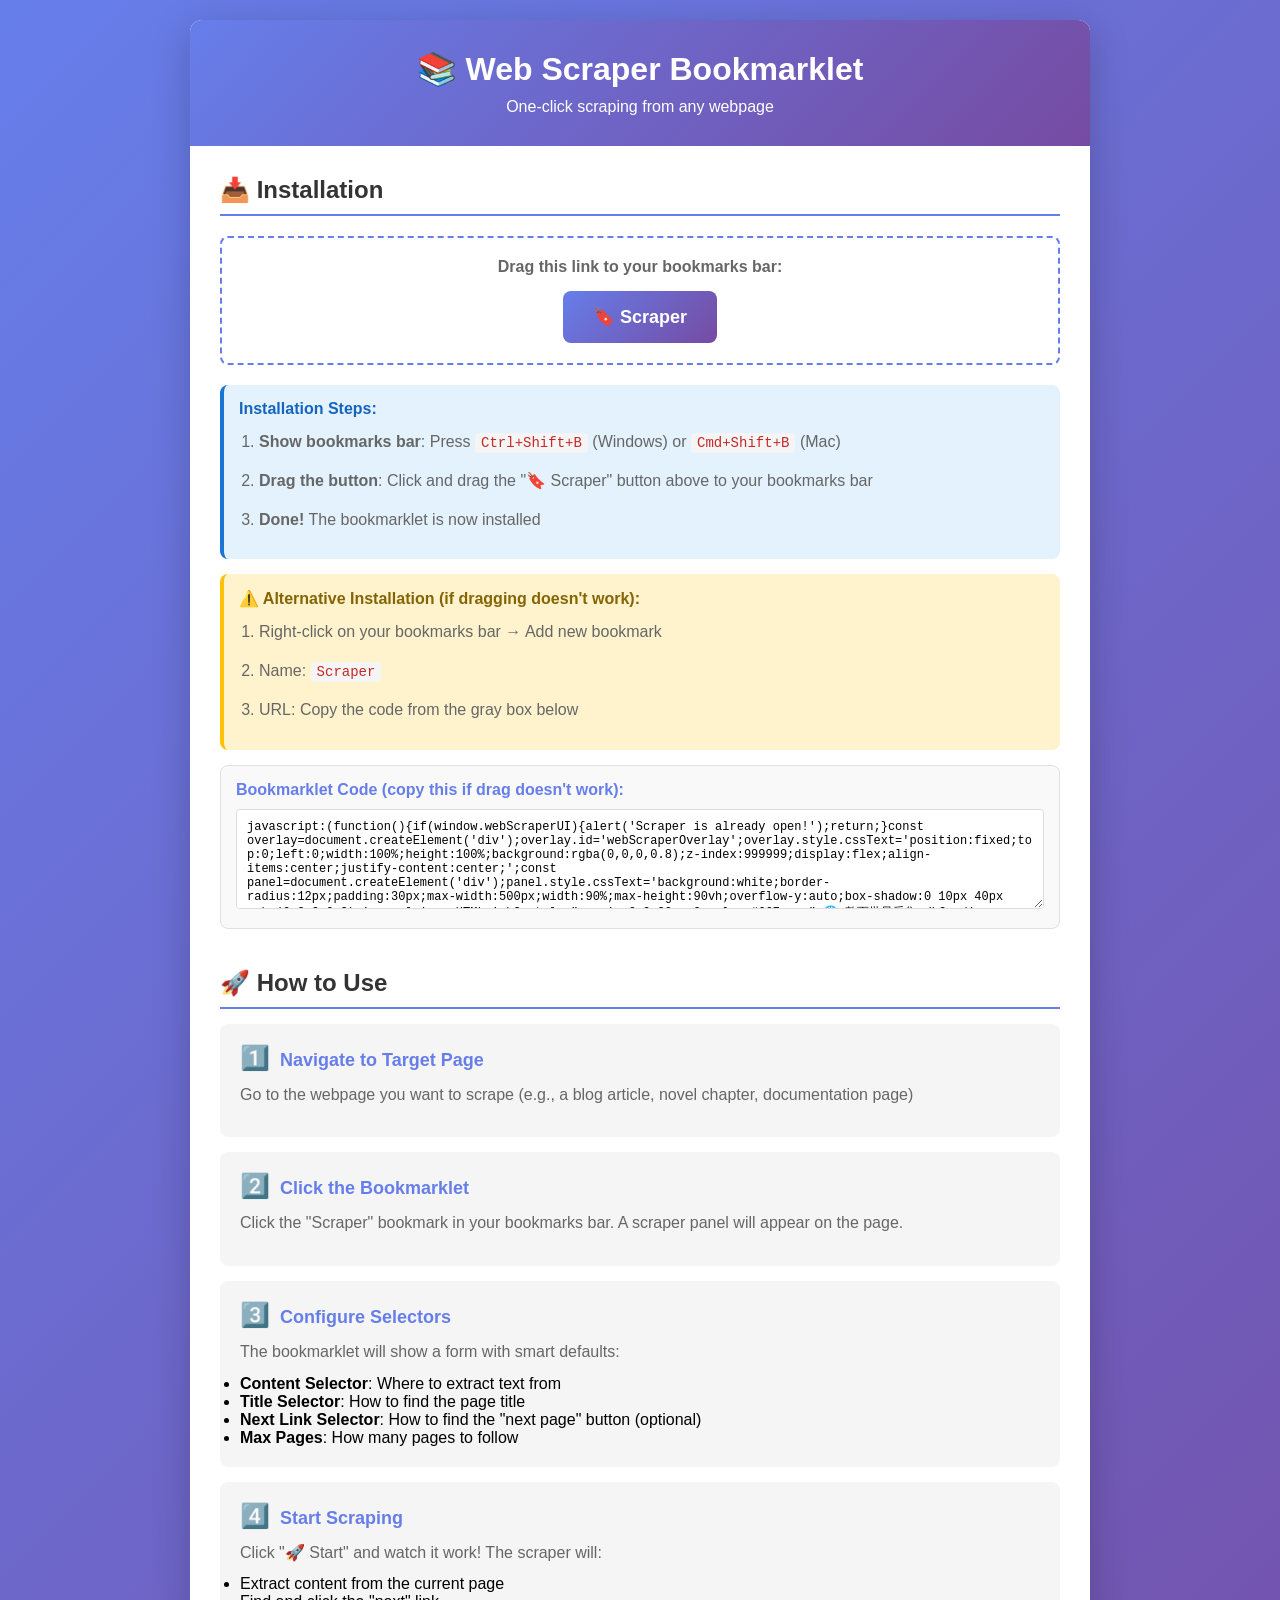
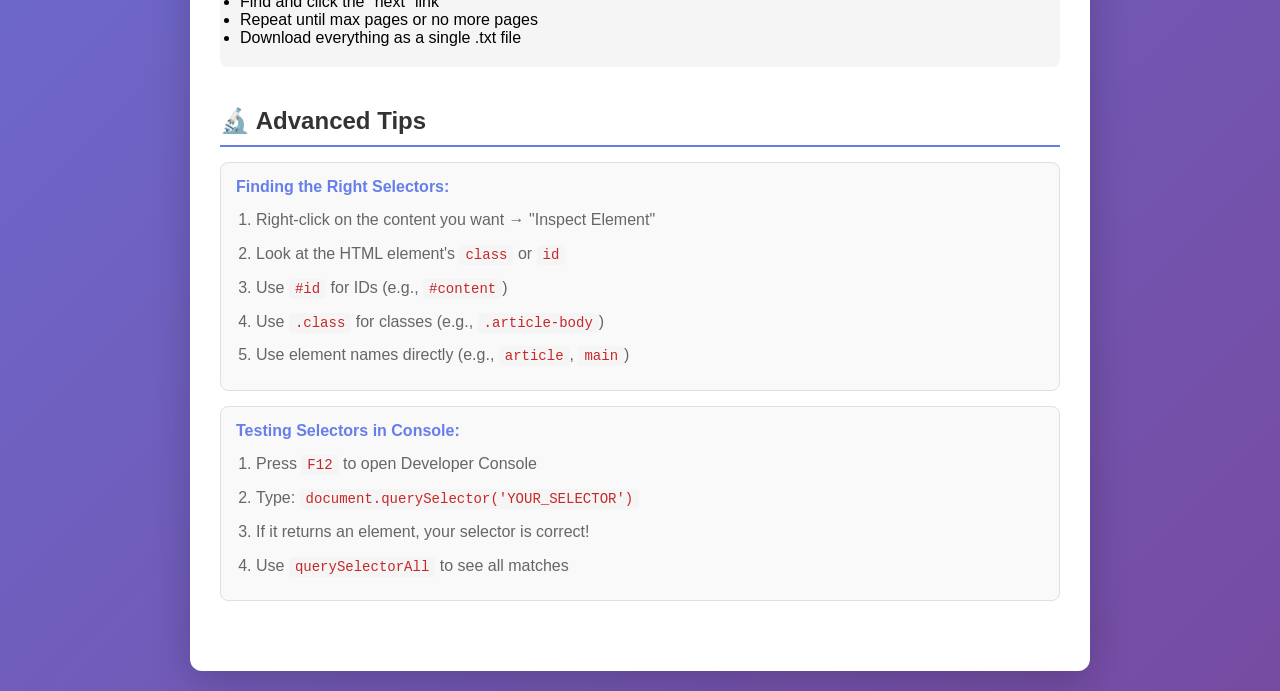
<file: bookmarklet.html>
<!DOCTYPE html>
<html lang="en">
<head>
  <meta charset="UTF-8">
  <meta name="viewport" content="width=device-width, initial-scale=1.0">
  <title>Web Scraper Bookmarklet</title>
  <style>
    * {
      margin: 0;
      padding: 0;
      box-sizing: border-box;
    }

    body {
      font-family: -apple-system, BlinkMacSystemFont, "Segoe UI", Roboto, "Helvetica Neue", Arial, sans-serif;
      background: linear-gradient(135deg, #667eea 0%, #764ba2 100%);
      min-height: 100vh;
      padding: 20px;
    }

    .container {
      max-width: 900px;
      margin: 0 auto;
      background: white;
      border-radius: 12px;
      box-shadow: 0 10px 40px rgba(0, 0, 0, 0.2);
      overflow: hidden;
    }

    .header {
      background: linear-gradient(135deg, #667eea 0%, #764ba2 100%);
      color: white;
      padding: 30px;
      text-align: center;
    }

    .header h1 {
      font-size: 32px;
      margin-bottom: 10px;
    }

    .content {
      padding: 30px;
    }

    .section {
      margin-bottom: 40px;
    }

    .section h2 {
      color: #333;
      margin-bottom: 15px;
      padding-bottom: 10px;
      border-bottom: 2px solid #667eea;
    }

    .step {
      background: #f5f5f5;
      padding: 20px;
      border-radius: 8px;
      margin-bottom: 15px;
    }

    .step h3 {
      color: #667eea;
      margin-bottom: 10px;
      font-size: 18px;
    }

    .step p {
      color: #666;
      line-height: 1.6;
      margin-bottom: 10px;
    }

    .bookmarklet-box {
      background: #fff;
      border: 2px dashed #667eea;
      border-radius: 8px;
      padding: 20px;
      text-align: center;
      margin: 20px 0;
    }

    .bookmarklet-link {
      display: inline-block;
      background: linear-gradient(135deg, #667eea 0%, #764ba2 100%);
      color: white !important;
      padding: 15px 30px;
      border-radius: 8px;
      text-decoration: none;
      font-weight: 600;
      font-size: 18px;
      transition: transform 0.2s, box-shadow 0.2s;
    }

    .bookmarklet-link:hover {
      transform: translateY(-2px);
      box-shadow: 0 4px 12px rgba(102, 126, 234, 0.4);
    }

    .instruction {
      background: #e3f2fd;
      border-left: 4px solid #1976d2;
      padding: 15px;
      border-radius: 8px;
      margin: 15px 0;
      color: #1565c0;
    }

    .warning {
      background: #fff3cd;
      border-left: 4px solid #ffc107;
      padding: 15px;
      border-radius: 8px;
      margin: 15px 0;
      color: #856404;
    }

    code {
      background: #f5f5f5;
      padding: 2px 6px;
      border-radius: 4px;
      font-family: 'Courier New', monospace;
      font-size: 14px;
      color: #c62828;
    }

    .example {
      background: #f9f9f9;
      border: 1px solid #e0e0e0;
      padding: 15px;
      border-radius: 8px;
      margin: 15px 0;
    }

    .example h4 {
      color: #667eea;
      margin-bottom: 10px;
    }

    .example ul {
      margin-left: 20px;
      color: #666;
    }

    .example li {
      margin: 5px 0;
    }

    ol {
      margin-left: 20px;
      color: #666;
      line-height: 1.8;
    }

    ol li {
      margin: 10px 0;
    }

    .emoji {
      font-size: 24px;
      margin-right: 10px;
    }

    .demo-gif {
      max-width: 100%;
      border-radius: 8px;
      box-shadow: 0 4px 12px rgba(0, 0, 0, 0.1);
      margin: 20px 0;
    }
  </style>
</head>
<body>
  <div class="container">
    <div class="header">
      <h1>📚 Web Scraper Bookmarklet</h1>
      <p>One-click scraping from any webpage</p>
    </div>

    <div class="content">
      <!-- Installation Section -->
      <div class="section">
        <h2>📥 Installation</h2>

        <div class="bookmarklet-box">
          <p style="margin-bottom: 15px; color: #666;">
            <strong>Drag this link to your bookmarks bar:</strong>
          </p>
          <a href="javascript:(function(){const s=document.createElement('script');s.src='https://www.zuiniude.com/txt-downloader/static/js/bookmarklet.min.js';document.body.appendChild(s);})();" class="bookmarklet-link">
            🔖 Scraper
          </a>
        </div>

        <div class="instruction">
          <strong>Installation Steps:</strong>
          <ol>
            <li><strong>Show bookmarks bar</strong>: Press <code>Ctrl+Shift+B</code> (Windows) or <code>Cmd+Shift+B</code> (Mac)</li>
            <li><strong>Drag the button</strong>: Click and drag the "🔖 Scraper" button above to your bookmarks bar</li>
            <li><strong>Done!</strong> The bookmarklet is now installed</li>
          </ol>
        </div>

        <div class="warning">
          <strong>⚠️ Alternative Installation (if dragging doesn't work):</strong>
          <ol style="margin-top: 10px;">
            <li>Right-click on your bookmarks bar → Add new bookmark</li>
            <li>Name: <code>Scraper</code></li>
            <li>URL: Copy the code from the gray box below</li>
          </ol>
        </div>

        <div class="example">
          <h4>Bookmarklet Code (copy this if drag doesn't work):</h4>
          <textarea readonly style="width: 100%; height: 100px; padding: 10px; font-family: monospace; font-size: 12px; border: 1px solid #ddd; border-radius: 4px;" onclick="this.select()">javascript:(function(){if(window.webScraperUI){alert('Scraper is already open!');return;}const overlay=document.createElement('div');overlay.id='webScraperOverlay';overlay.style.cssText='position:fixed;top:0;left:0;width:100%;height:100%;background:rgba(0,0,0,0.8);z-index:999999;display:flex;align-items:center;justify-content:center;';const panel=document.createElement('div');panel.style.cssText='background:white;border-radius:12px;padding:30px;max-width:500px;width:90%;max-height:90vh;overflow-y:auto;box-shadow:0 10px 40px rgba(0,0,0,0.3);';panel.innerHTML='<h2 style="margin:0 0 20px 0;color:#667eea;">🌐 整页批量采集</h2><div style="margin-bottom:15px;"><label style="display:block;margin-bottom:5px;font-weight:600;">📄 正文CSS选择器:</label><input id="scraperContent" type="text" value="article, .article, .content, #article, #content, [class*=\'content\'], [id*=\'content\'], [class*=\'article\'], [id*=\'article\']" style="width:100%;padding:10px;border:2px solid #e0e0e0;border-radius:6px;"/><small style="color:#666;">匹配正文区域</small></div><div style="margin-bottom:15px;"><label style="display:block;margin-bottom:5px;font-weight:600;">🎯 标题CSS选择器:</label><input id="scraperTitle" type="text" value="#title, .title, [class*=\'title\'], [id*=\'title\']" style="width:100%;padding:10px;border:2px solid #e0e0e0;border-radius:6px;"/><small style="color:#666;">匹配文章标题</small></div><div style="margin-bottom:15px;"><label style="display:block;margin-bottom:5px;font-weight:600;">🔤 下一页匹配正则:</label><input id="scraperNextPattern" type="text" value="下.*页|下.*章|下.*节" style="width:100%;padding:10px;border:2px solid #e0e0e0;border-radius:6px;"/><small style="color:#666;">正则匹配下一页/下一章/下一节</small></div><div style="margin-bottom:15px;"><label style="display:block;margin-bottom:5px;font-weight:600;">🔢 最大采集页数:</label><input id="scraperMaxPages" type="text" value="300" style="width:100%;padding:10px;border:2px solid #e0e0e0;border-radius:6px;-moz-appearance:none;-webkit-appearance:none;appearance:none;"/><small style="color:#666;">手动输入数字，无加减按钮</small></div><div style="margin-bottom:15px;"><label style="display:block;margin-bottom:5px;font-weight:600;">💾 自定义文件名:</label><input id="scraperFilename" type="text" placeholder="默认使用网页标题" style="width:100%;padding:10px;border:2px solid #e0e0e0;border-radius:6px;"/></div><div style="display:flex;gap:10px;"><button id="scraperStart" style="flex:1;padding:12px;background:linear-gradient(135deg,#667eea,#764ba2);color:white;border:none;border-radius:6px;font-weight:600;cursor:pointer;">🚀 开始采集</button><button id="scraperClose" style="padding:12px 20px;background:#f44336;color:white;border:none;border-radius:6px;font-weight:600;cursor:pointer;">✕ 关闭</button></div><div id="scraperStatus" style="margin-top:15px;padding:10px;border-radius:6px;display:none;"></div>';overlay.appendChild(panel);document.body.appendChild(overlay);window.webScraperUI=overlay;function findNextUrlByRegex(doc,pattern){const reg=new RegExp(pattern,'i');const allLinks=doc.querySelectorAll('a');for(const link of allLinks){const text=link.textContent.trim();if(reg.test(text)){const href=link.getAttribute('href');if(href)return new URL(href,window.location.origin).href;}}return null;}function extractPageData(doc,titleSel,contentSel){let title='无标题';const titleEl=doc.querySelector(titleSel);if(titleEl)title=titleEl.textContent.trim();let content='无正文';const contentEls=doc.querySelectorAll(contentSel);if(contentEls.length>0){content=Array.from(contentEls).map(el=>el.textContent.trim()).join('\n\n');}return {title,fullText:`【${title}】\n\n${content}\n\n——————————————\n\n`};}async function fetchPageDoc(url){try{const res=await fetch(url,{credentials:'include'});const html=await res.text();return new DOMParser().parseFromString(html,'text/html');}catch(e){console.error('请求失败:',e);return null;}}async function scrape(){const contentSel=document.getElementById('scraperContent').value;const titleSel=document.getElementById('scraperTitle').value;const nextPattern=document.getElementById('scraperNextPattern').value;const maxPages=parseInt(document.getElementById('scraperMaxPages').value||300);const filename=document.getElementById('scraperFilename').value;const statusDiv=document.getElementById('scraperStatus');const startBtn=document.getElementById('scraperStart');startBtn.disabled=true;startBtn.textContent='⏳ 采集中...';statusDiv.style.display='block';statusDiv.style.background='#e3f2fd';statusDiv.style.color='#1976d2';let allText='';let currentUrl=window.location.href;let pageCount=0;let nextUrl=null;while(pageCount<maxPages){pageCount++;statusDiv.textContent=`正在采集第 ${pageCount}/${maxPages} 页`;const doc=await fetchPageDoc(currentUrl);if(!doc)break;const pageData=extractPageData(doc,titleSel,contentSel);allText+=pageData.fullText;nextUrl=findNextUrlByRegex(doc,nextPattern);if(!nextUrl)break;currentUrl=nextUrl;await new Promise(res=>setTimeout(res,600));}if(allText.trim()){const blob=new Blob([allText],{type:'text/plain;charset=utf-8'});const blobUrl=URL.createObjectURL(blob);const a=document.createElement('a');a.href=blobUrl;let defaultName=document.title.replace(/[^\u4e00-\u9fa5a-zA-Z0-9]/g,'_');let saveName=filename||defaultName||'采集文档';a.download=saveName+'.txt';a.click();URL.revokeObjectURL(blobUrl);statusDiv.style.background='#e8f5e9';statusDiv.style.color='#388e3c';statusDiv.textContent=`✅ 采集完成，共 ${pageCount} 页，已自动下载TXT`;}else{statusDiv.style.background='#ffebee';statusDiv.style.color='#c62828';statusDiv.textContent='❌ 未采集到内容，请检查选择器';}startBtn.disabled=false;startBtn.textContent='🚀 开始采集';}document.getElementById('scraperStart').onclick=scrape;document.getElementById('scraperClose').onclick=()=>{document.body.removeChild(overlay);window.webScraperUI=null;};})();</textarea>
        </div>
      </div>

      <!-- How to Use Section -->
      <div class="section">
        <h2>🚀 How to Use</h2>

        <div class="step">
          <h3><span class="emoji">1️⃣</span>Navigate to Target Page</h3>
          <p>Go to the webpage you want to scrape (e.g., a blog article, novel chapter, documentation page)</p>
        </div>

        <div class="step">
          <h3><span class="emoji">2️⃣</span>Click the Bookmarklet</h3>
          <p>Click the "Scraper" bookmark in your bookmarks bar. A scraper panel will appear on the page.</p>
        </div>

        <div class="step">
          <h3><span class="emoji">3️⃣</span>Configure Selectors</h3>
          <p>The bookmarklet will show a form with smart defaults:</p>
          <ul>
            <li><strong>Content Selector</strong>: Where to extract text from</li>
            <li><strong>Title Selector</strong>: How to find the page title</li>
            <li><strong>Next Link Selector</strong>: How to find the "next page" button (optional)</li>
            <li><strong>Max Pages</strong>: How many pages to follow</li>
          </ul>
        </div>

        <div class="step">
          <h3><span class="emoji">4️⃣</span>Start Scraping</h3>
          <p>Click "🚀 Start" and watch it work! The scraper will:</p>
          <ul>
            <li>Extract content from the current page</li>
            <li>Find and click the "next" link</li>
            <li>Repeat until max pages or no more pages</li>
            <li>Download everything as a single .txt file</li>
          </ul>
        </div>
      </div>

      <!-- Advanced Section -->
      <div class="section">
        <h2>🔬 Advanced Tips</h2>

        <div class="example">
          <h4>Finding the Right Selectors:</h4>
          <ol>
            <li>Right-click on the content you want → "Inspect Element"</li>
            <li>Look at the HTML element's <code>class</code> or <code>id</code></li>
            <li>Use <code>#id</code> for IDs (e.g., <code>#content</code>)</li>
            <li>Use <code>.class</code> for classes (e.g., <code>.article-body</code>)</li>
            <li>Use element names directly (e.g., <code>article</code>, <code>main</code>)</li>
          </ol>
        </div>

        <div class="example">
          <h4>Testing Selectors in Console:</h4>
          <ol>
            <li>Press <code>F12</code> to open Developer Console</li>
            <li>Type: <code>document.querySelector('YOUR_SELECTOR')</code></li>
            <li>If it returns an element, your selector is correct!</li>
            <li>Use <code>querySelectorAll</code> to see all matches</li>
          </ol>
        </div>
      </div>

    </div>
  </div>
</body>
</html>
</file>
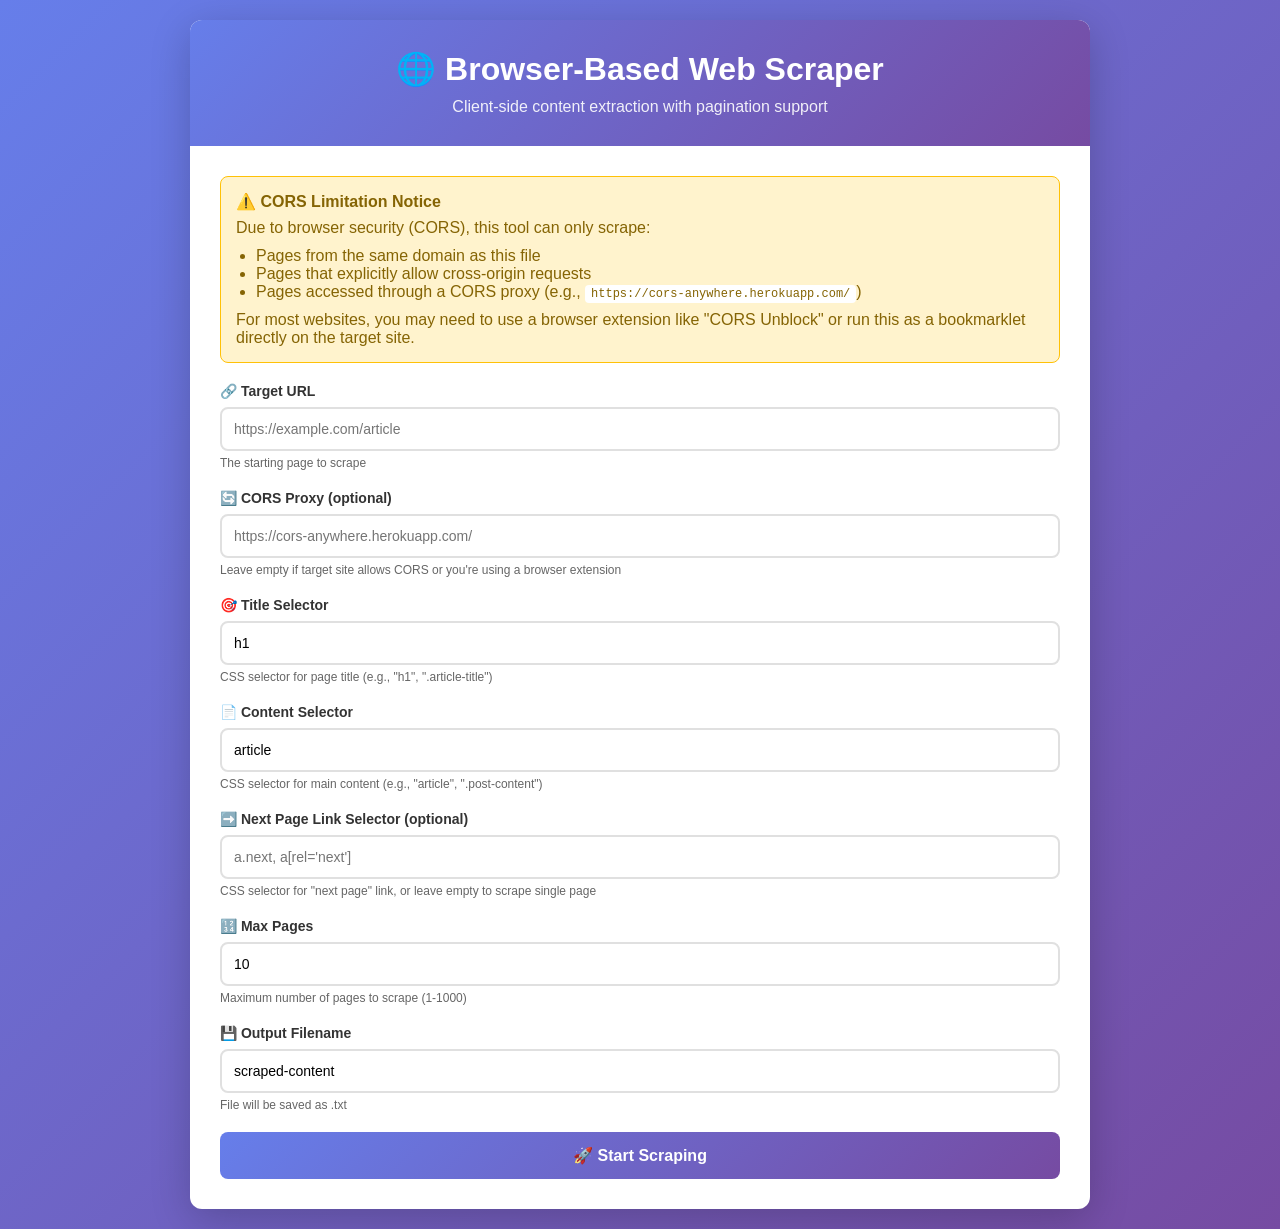
<file: browser-scraper.html>
<!DOCTYPE html>
<html lang="en">
<head>
  <meta charset="UTF-8">
  <meta name="viewport" content="width=device-width, initial-scale=1.0">
  <title>Browser-Based Web Scraper</title>
  <style>
    * {
      margin: 0;
      padding: 0;
      box-sizing: border-box;
    }

    body {
      font-family: -apple-system, BlinkMacSystemFont, "Segoe UI", Roboto, "Helvetica Neue", Arial, sans-serif;
      background: linear-gradient(135deg, #667eea 0%, #764ba2 100%);
      min-height: 100vh;
      padding: 20px;
    }

    .container {
      max-width: 900px;
      margin: 0 auto;
      background: white;
      border-radius: 12px;
      box-shadow: 0 10px 40px rgba(0, 0, 0, 0.2);
      overflow: hidden;
    }

    .header {
      background: linear-gradient(135deg, #667eea 0%, #764ba2 100%);
      color: white;
      padding: 30px;
      text-align: center;
    }

    .header h1 {
      font-size: 32px;
      margin-bottom: 10px;
    }

    .header p {
      opacity: 0.9;
      font-size: 16px;
    }

    .content {
      padding: 30px;
    }

    .form-group {
      margin-bottom: 20px;
    }

    .form-group label {
      display: block;
      margin-bottom: 8px;
      font-weight: 600;
      color: #333;
      font-size: 14px;
    }

    .form-group input,
    .form-group textarea {
      width: 100%;
      padding: 12px;
      border: 2px solid #e0e0e0;
      border-radius: 8px;
      font-size: 14px;
      transition: all 0.3s;
    }

    .form-group input:focus,
    .form-group textarea:focus {
      outline: none;
      border-color: #667eea;
      box-shadow: 0 0 0 3px rgba(102, 126, 234, 0.1);
    }

    .form-group textarea {
      resize: vertical;
      min-height: 80px;
      font-family: 'Courier New', monospace;
    }

    .form-group small {
      display: block;
      margin-top: 5px;
      color: #666;
      font-size: 12px;
    }

    .submit-btn {
      width: 100%;
      padding: 14px;
      background: linear-gradient(135deg, #667eea 0%, #764ba2 100%);
      color: white;
      border: none;
      border-radius: 8px;
      font-size: 16px;
      font-weight: 600;
      cursor: pointer;
      transition: transform 0.2s, box-shadow 0.2s;
    }

    .submit-btn:hover:not(:disabled) {
      transform: translateY(-2px);
      box-shadow: 0 4px 12px rgba(102, 126, 234, 0.4);
    }

    .submit-btn:disabled {
      opacity: 0.6;
      cursor: not-allowed;
    }

    .status {
      margin-top: 20px;
      padding: 15px;
      border-radius: 8px;
      font-size: 14px;
      display: none;
    }

    .status.show {
      display: block;
    }

    .status.info {
      background: #e3f2fd;
      color: #1976d2;
      border-left: 4px solid #1976d2;
    }

    .status.success {
      background: #e8f5e9;
      color: #388e3c;
      border-left: 4px solid #388e3c;
    }

    .status.error {
      background: #ffebee;
      color: #c62828;
      border-left: 4px solid #c62828;
    }

    .progress {
      margin-top: 15px;
    }

    .progress-bar {
      width: 100%;
      height: 8px;
      background: #e0e0e0;
      border-radius: 4px;
      overflow: hidden;
      margin-top: 10px;
    }

    .progress-fill {
      height: 100%;
      background: linear-gradient(90deg, #667eea 0%, #764ba2 100%);
      transition: width 0.3s;
      width: 0%;
    }

    .log-container {
      margin-top: 15px;
      max-height: 300px;
      overflow-y: auto;
      background: #f5f5f5;
      border-radius: 8px;
      padding: 15px;
      font-family: 'Courier New', monospace;
      font-size: 12px;
    }

    .log-entry {
      margin: 5px 0;
      padding: 5px;
      border-left: 3px solid #667eea;
      padding-left: 10px;
    }

    .cors-warning {
      background: #fff3cd;
      border: 1px solid #ffc107;
      border-radius: 8px;
      padding: 15px;
      margin-bottom: 20px;
      color: #856404;
    }

    .cors-warning strong {
      display: block;
      margin-bottom: 8px;
    }

    .cors-warning code {
      background: #fff;
      padding: 2px 6px;
      border-radius: 4px;
      font-size: 12px;
    }
  </style>
</head>
<body>
  <div class="container">
    <div class="header">
      <h1>🌐 Browser-Based Web Scraper</h1>
      <p>Client-side content extraction with pagination support</p>
    </div>

    <div class="content">
      <div class="cors-warning">
        <strong>⚠️ CORS Limitation Notice</strong>
        <p>Due to browser security (CORS), this tool can only scrape:</p>
        <ul style="margin: 10px 0 10px 20px;">
          <li>Pages from the same domain as this file</li>
          <li>Pages that explicitly allow cross-origin requests</li>
          <li>Pages accessed through a CORS proxy (e.g., <code>https://cors-anywhere.herokuapp.com/</code>)</li>
        </ul>
        <p style="margin-top: 10px;">For most websites, you may need to use a browser extension like "CORS Unblock" or run this as a bookmarklet directly on the target site.</p>
      </div>

      <form id="scrapeForm">
        <div class="form-group">
          <label for="url">🔗 Target URL</label>
          <input type="url" id="url" name="url" placeholder="https://example.com/article" required>
          <small>The starting page to scrape</small>
        </div>

        <div class="form-group">
          <label for="corsProxy">🔄 CORS Proxy (optional)</label>
          <input type="text" id="corsProxy" name="corsProxy" placeholder="https://cors-anywhere.herokuapp.com/">
          <small>Leave empty if target site allows CORS or you're using a browser extension</small>
        </div>

        <div class="form-group">
          <label for="titleSelector">🎯 Title Selector</label>
          <input type="text" id="titleSelector" name="titleSelector" placeholder="h1, .title, #title" value="h1">
          <small>CSS selector for page title (e.g., "h1", ".article-title")</small>
        </div>

        <div class="form-group">
          <label for="contentSelector">📄 Content Selector</label>
          <input type="text" id="contentSelector" name="contentSelector" placeholder="article, .content, #content" value="article">
          <small>CSS selector for main content (e.g., "article", ".post-content")</small>
        </div>

        <div class="form-group">
          <label for="nextPageSelector">➡️ Next Page Link Selector (optional)</label>
          <input type="text" id="nextPageSelector" name="nextPageSelector" placeholder="a.next, a[rel='next']">
          <small>CSS selector for "next page" link, or leave empty to scrape single page</small>
        </div>

        <div class="form-group">
          <label for="maxPages">🔢 Max Pages</label>
          <input type="number" id="maxPages" name="maxPages" value="10" min="1" max="1000">
          <small>Maximum number of pages to scrape (1-1000)</small>
        </div>

        <div class="form-group">
          <label for="filename">💾 Output Filename</label>
          <input type="text" id="filename" name="filename" placeholder="scraped-content" value="scraped-content">
          <small>File will be saved as .txt</small>
        </div>

        <button type="submit" class="submit-btn">🚀 Start Scraping</button>
      </form>

      <div id="status" class="status">
        <div id="statusText"></div>
        <div class="progress">
          <div class="progress-bar">
            <div class="progress-fill" id="progressFill"></div>
          </div>
          <div id="progressText" style="margin-top: 5px; font-size: 12px;"></div>
        </div>
        <div id="logContainer" class="log-container" style="display: none;"></div>
      </div>
    </div>
  </div>

  <script>
    const form = document.getElementById('scrapeForm');
    const statusDiv = document.getElementById('status');
    const statusText = document.getElementById('statusText');
    const progressFill = document.getElementById('progressFill');
    const progressText = document.getElementById('progressText');
    const logContainer = document.getElementById('logContainer');

    let logs = [];

    function log(message, type = 'info') {
      const timestamp = new Date().toLocaleTimeString();
      const logEntry = `[${timestamp}] ${message}`;
      logs.push(logEntry);

      const logElement = document.createElement('div');
      logElement.className = 'log-entry';
      logElement.textContent = logEntry;
      logContainer.appendChild(logElement);
      logContainer.scrollTop = logContainer.scrollHeight;

      console.log(logEntry);
    }

    function updateStatus(message, type = 'info') {
      statusDiv.className = `status show ${type}`;
      statusText.textContent = message;
      logContainer.style.display = 'block';
      log(message, type);
    }

    function updateProgress(current, total) {
      const percent = (current / total) * 100;
      progressFill.style.width = `${percent}%`;
      progressText.textContent = `Page ${current} of ${total}`;
    }

    async function fetchPage(url, corsProxy = '') {
      const fetchUrl = corsProxy ? corsProxy + url : url;
      log(`Fetching: ${url}`);

      const response = await fetch(fetchUrl, {
        headers: {
          'User-Agent': 'Mozilla/5.0 (Windows NT 10.0; Win64; x64) AppleWebKit/537.36'
        }
      });

      if (!response.ok) {
        throw new Error(`HTTP ${response.status}: ${response.statusText}`);
      }

      const html = await response.text();
      const parser = new DOMParser();
      return parser.parseFromString(html, 'text/html');
    }

    function extractTitle(doc, selector) {
      const element = doc.querySelector(selector);
      if (!element) {
        log(`Warning: No element found for title selector "${selector}"`, 'warning');
        return 'No Title';
      }
      return element.textContent.trim();
    }

    function extractContent(doc, selector) {
      const elements = doc.querySelectorAll(selector);
      if (!elements.length) {
        log(`Warning: No elements found for content selector "${selector}"`, 'warning');
        return '';
      }

      const contentParts = Array.from(elements).map(el => {
        return el.textContent.trim();
      });

      return contentParts.join('\n\n');
    }

    function findNextPageUrl(doc, selector, baseUrl) {
      if (!selector) return null;

      const nextLink = doc.querySelector(selector);
      if (!nextLink) {
        log('No next page link found');
        return null;
      }

      const href = nextLink.getAttribute('href');
      if (!href || href.toLowerCase().startsWith('javascript:')) {
        log('Invalid next page link');
        return null;
      }

      // Convert relative URL to absolute
      const url = new URL(href, baseUrl);
      log(`Found next page: ${url.href}`);
      return url.href;
    }

    function sanitizeFilename(filename) {
      return filename.replace(/[<>:"/\\|?*\x00-\x1f]/g, '').replace(/\s+/g, '_');
    }

    function downloadAsFile(content, filename) {
      const blob = new Blob([content], { type: 'text/plain;charset=utf-8' });
      const url = URL.createObjectURL(blob);
      const a = document.createElement('a');
      a.href = url;
      a.download = sanitizeFilename(filename) + '.txt';
      document.body.appendChild(a);
      a.click();
      document.body.removeChild(a);
      URL.revokeObjectURL(url);
      log(`Downloaded: ${a.download}`);
    }

    form.addEventListener('submit', async (e) => {
      e.preventDefault();

      const submitBtn = form.querySelector('button[type="submit"]');
      const originalBtnText = submitBtn.textContent;

      // Get form values
      const startUrl = document.getElementById('url').value;
      const corsProxy = document.getElementById('corsProxy').value;
      const titleSelector = document.getElementById('titleSelector').value;
      const contentSelector = document.getElementById('contentSelector').value;
      const nextPageSelector = document.getElementById('nextPageSelector').value;
      const maxPages = parseInt(document.getElementById('maxPages').value);
      const filename = document.getElementById('filename').value;

      // Disable form
      submitBtn.disabled = true;
      submitBtn.textContent = '⏳ Scraping...';

      // Clear logs
      logs = [];
      logContainer.innerHTML = '';

      // Start scraping
      updateStatus('🚀 Starting scraper...', 'info');

      let allContent = [];
      let currentUrl = startUrl;
      let pageCount = 0;
      let visitedUrls = new Set();

      try {
        while (currentUrl && pageCount < maxPages) {
          // Check for infinite loops
          if (visitedUrls.has(currentUrl)) {
            log(`Already visited ${currentUrl}, stopping to avoid loop`, 'warning');
            break;
          }

          visitedUrls.add(currentUrl);
          pageCount++;
          updateProgress(pageCount, maxPages);

          log(`--- Processing page ${pageCount}/${maxPages} ---`);

          // Fetch and parse page
          const doc = await fetchPage(currentUrl, corsProxy);

          // Extract content
          const title = extractTitle(doc, titleSelector);
          const content = extractContent(doc, contentSelector);

          if (content) {
            allContent.push(`${title}\n\n${content}\n\n\n`);
            log(`✓ Extracted: ${title} (${content.length} chars)`);
          } else {
            log(`✗ No content found on page ${pageCount}`, 'warning');
          }

          // Find next page
          if (nextPageSelector && pageCount < maxPages) {
            currentUrl = findNextPageUrl(doc, nextPageSelector, currentUrl);
            if (!currentUrl) {
              log('No more pages found, finishing...');
              break;
            }
          } else {
            break;
          }

          // Small delay to avoid overwhelming the server
          await new Promise(resolve => setTimeout(resolve, 500));
        }

        // Save content
        if (allContent.length > 0) {
          const finalContent = allContent.join('');
          downloadAsFile(finalContent, filename);
          updateStatus(`✅ Success! Scraped ${pageCount} pages. File downloaded.`, 'success');
        } else {
          updateStatus('⚠️ No content extracted. Check your selectors.', 'error');
        }

      } catch (error) {
        console.error('Scraping error:', error);
        updateStatus(`❌ Error: ${error.message}`, 'error');
        log(`Error details: ${error.stack}`, 'error');
      } finally {
        // Re-enable form
        submitBtn.disabled = false;
        submitBtn.textContent = originalBtnText;
      }
    });
  </script>
</body>
</html>
</file>
